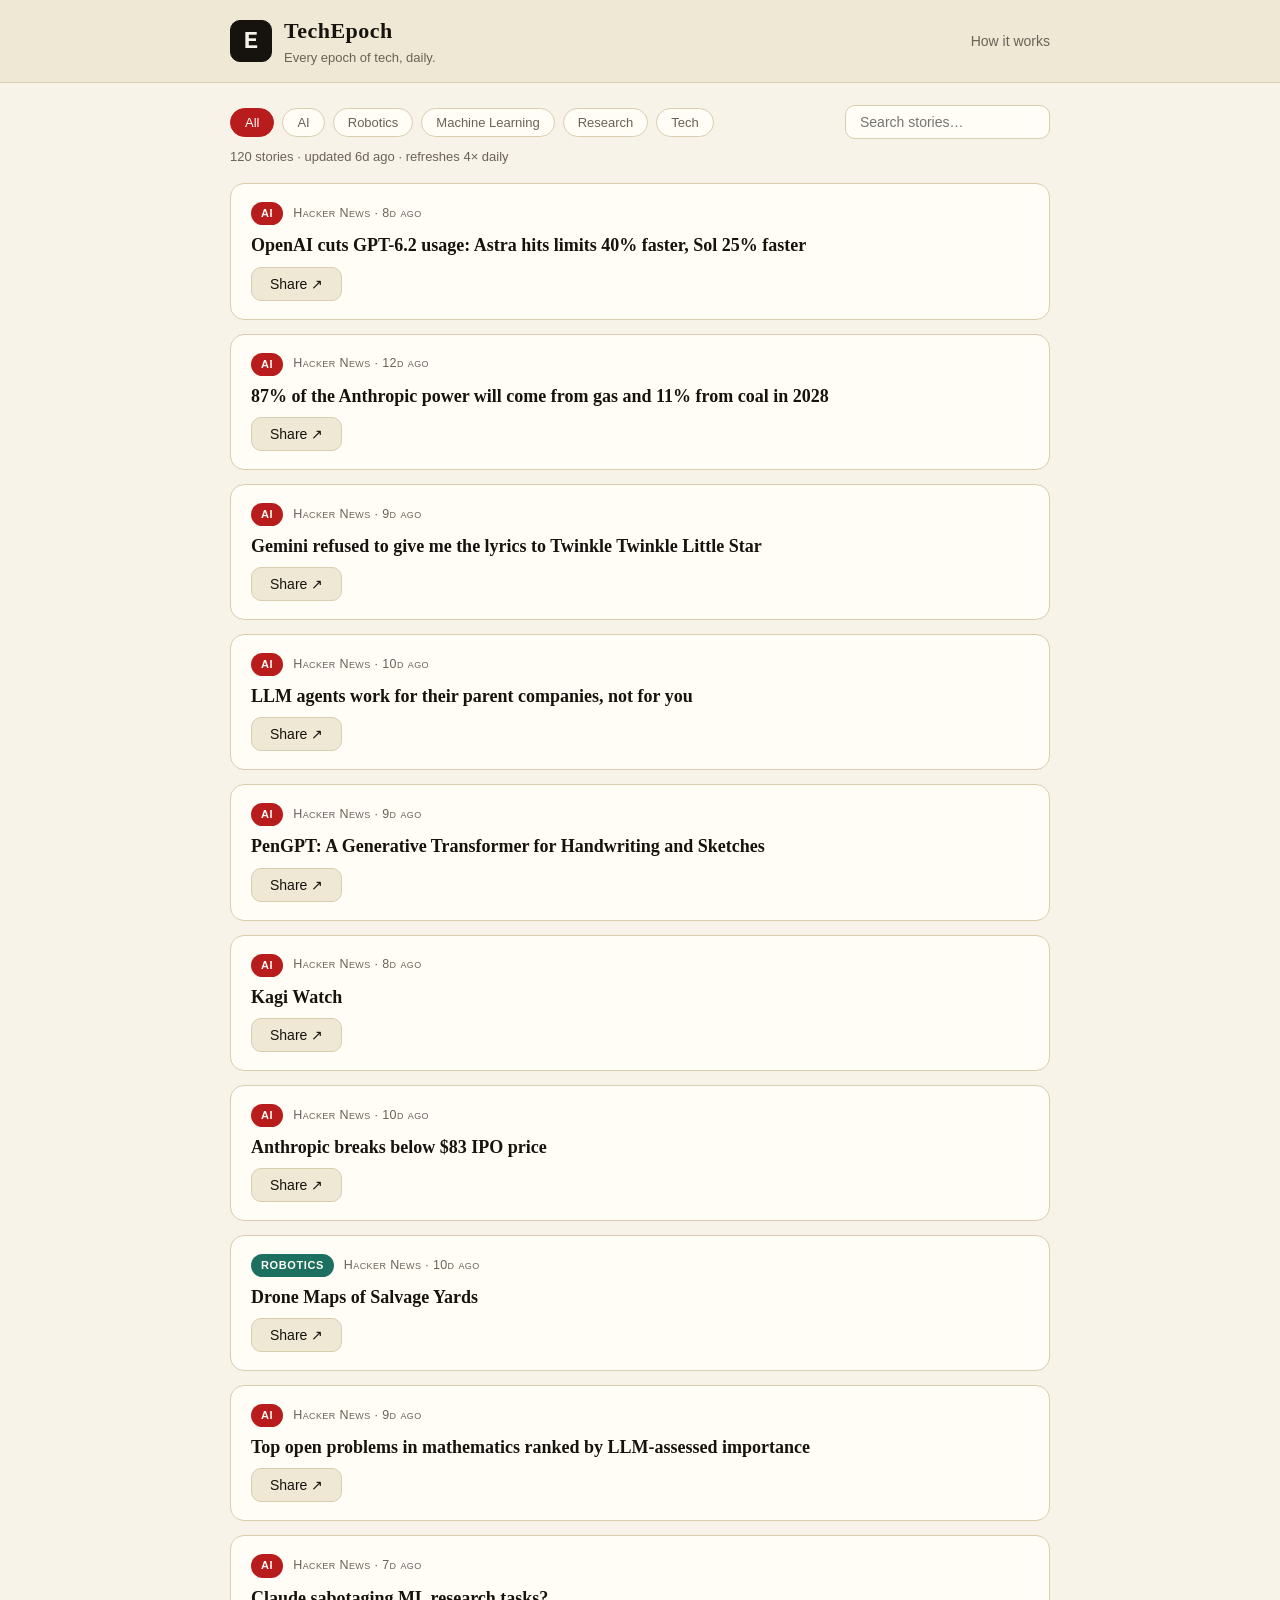
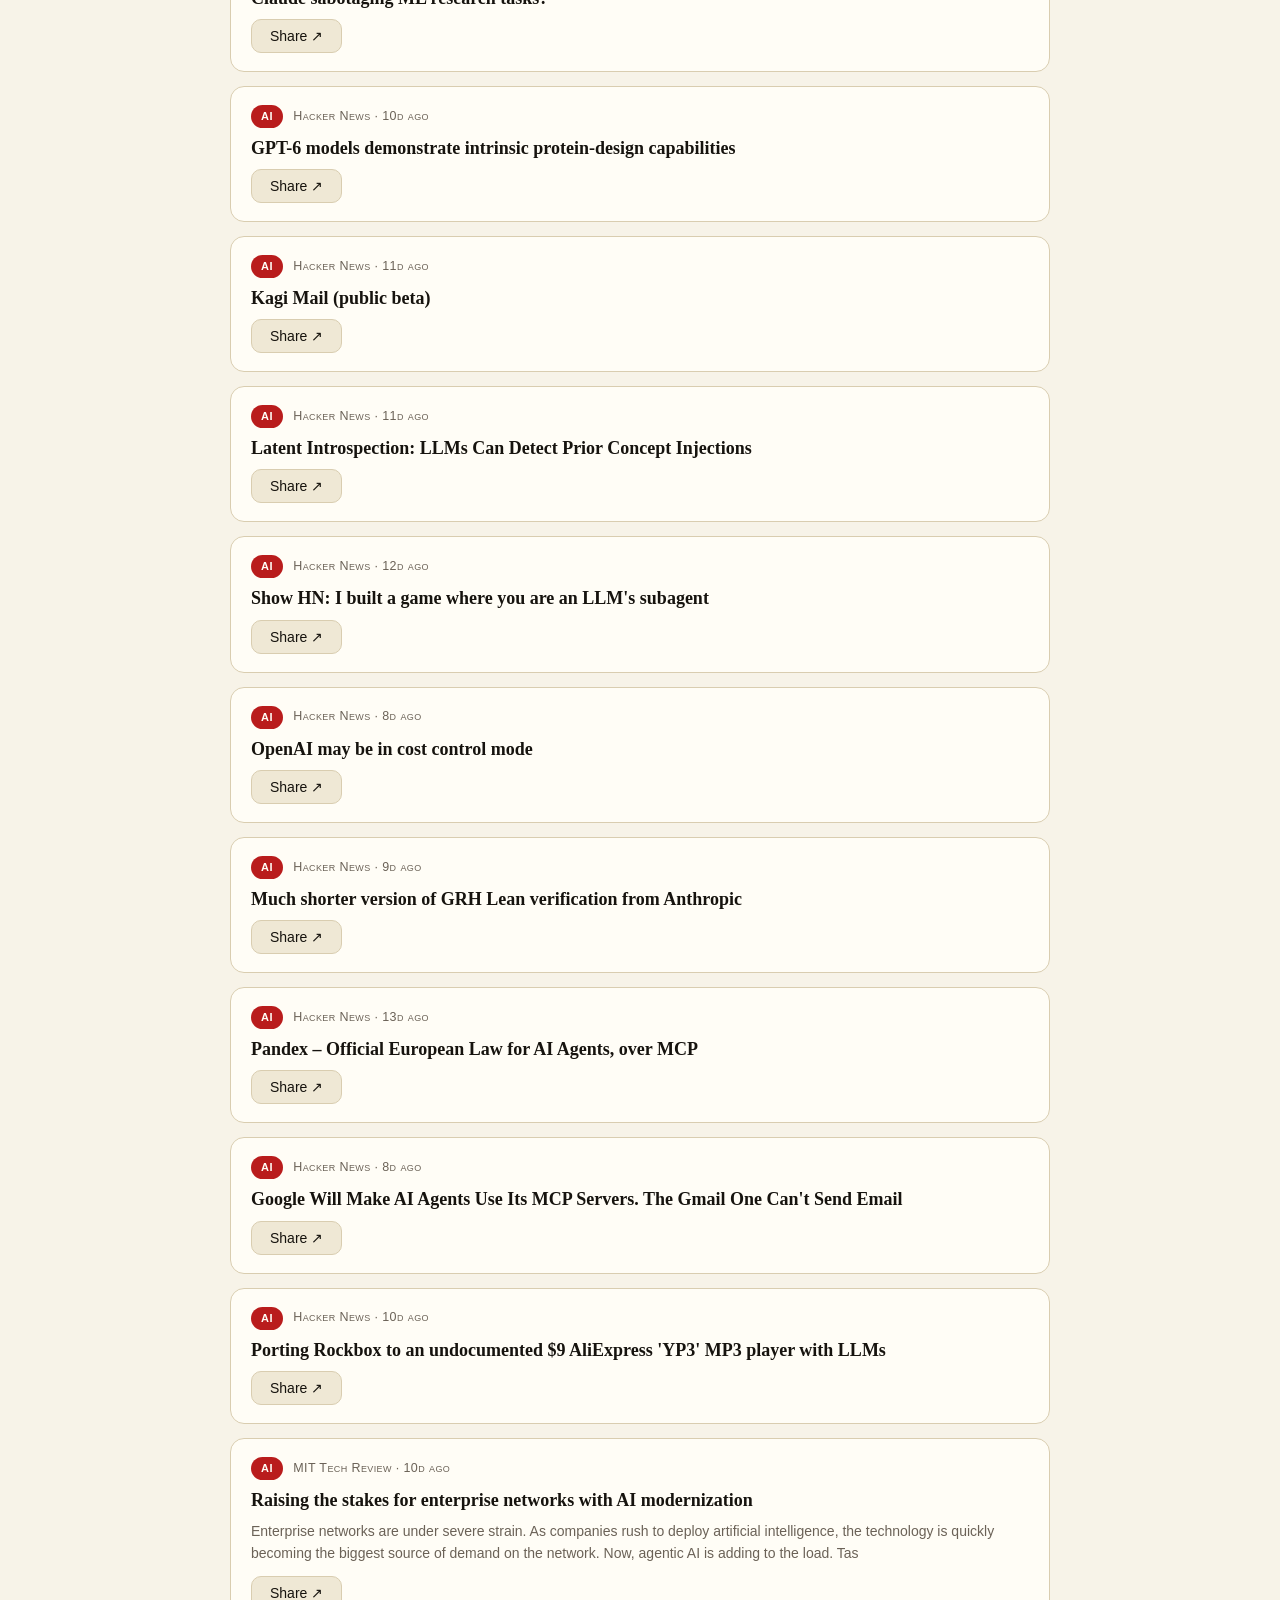
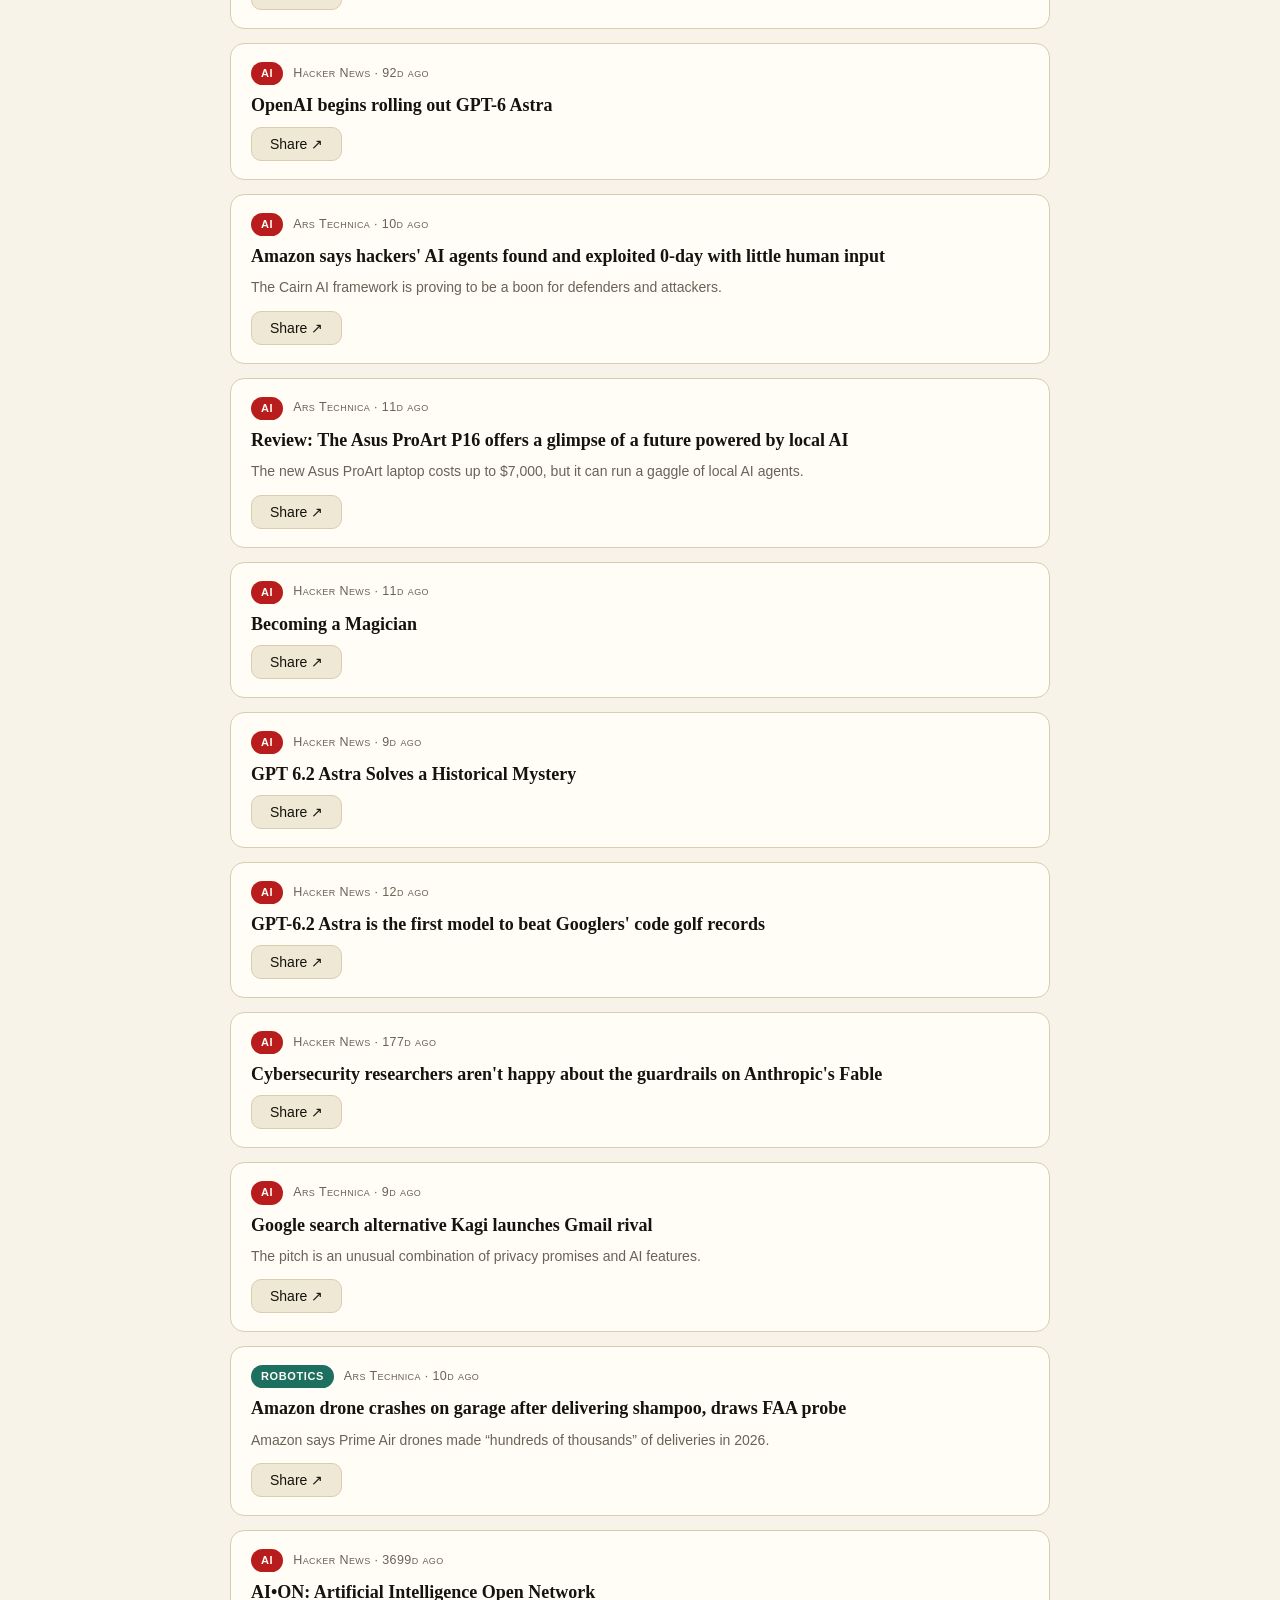
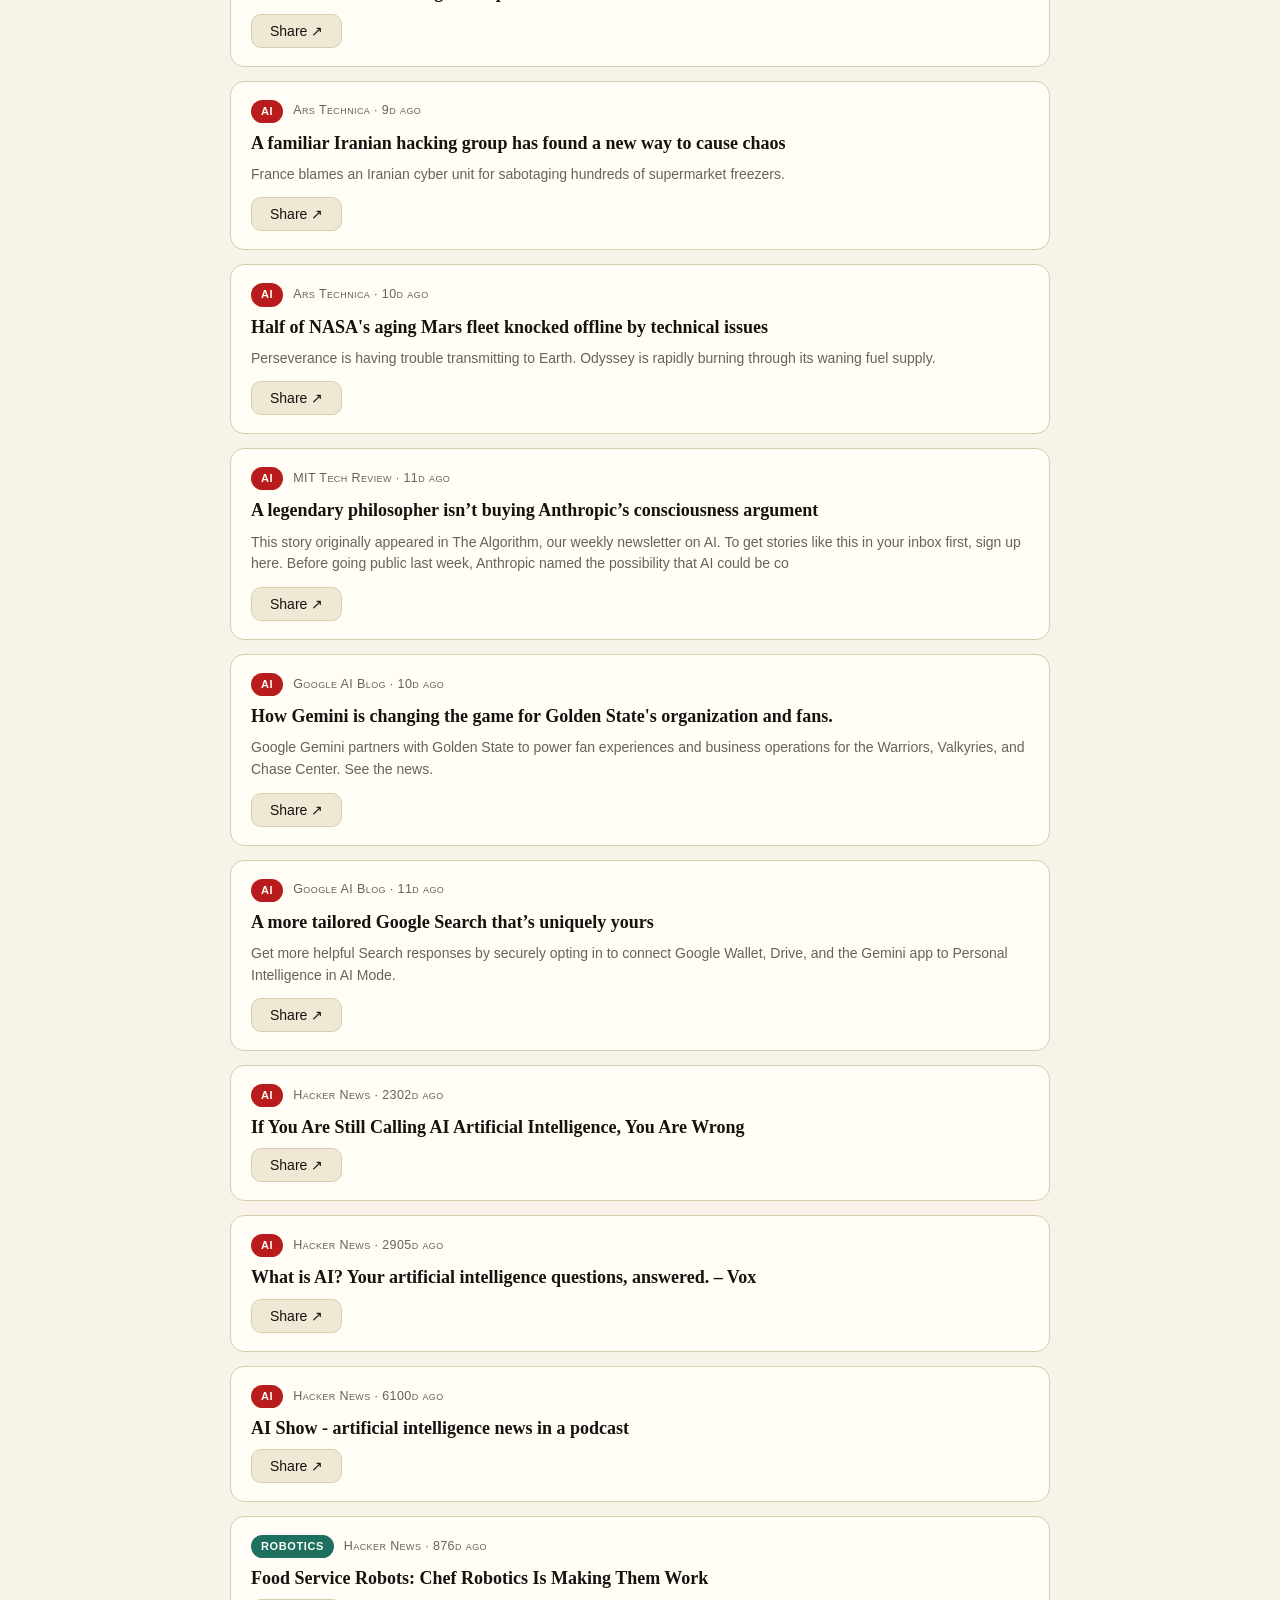
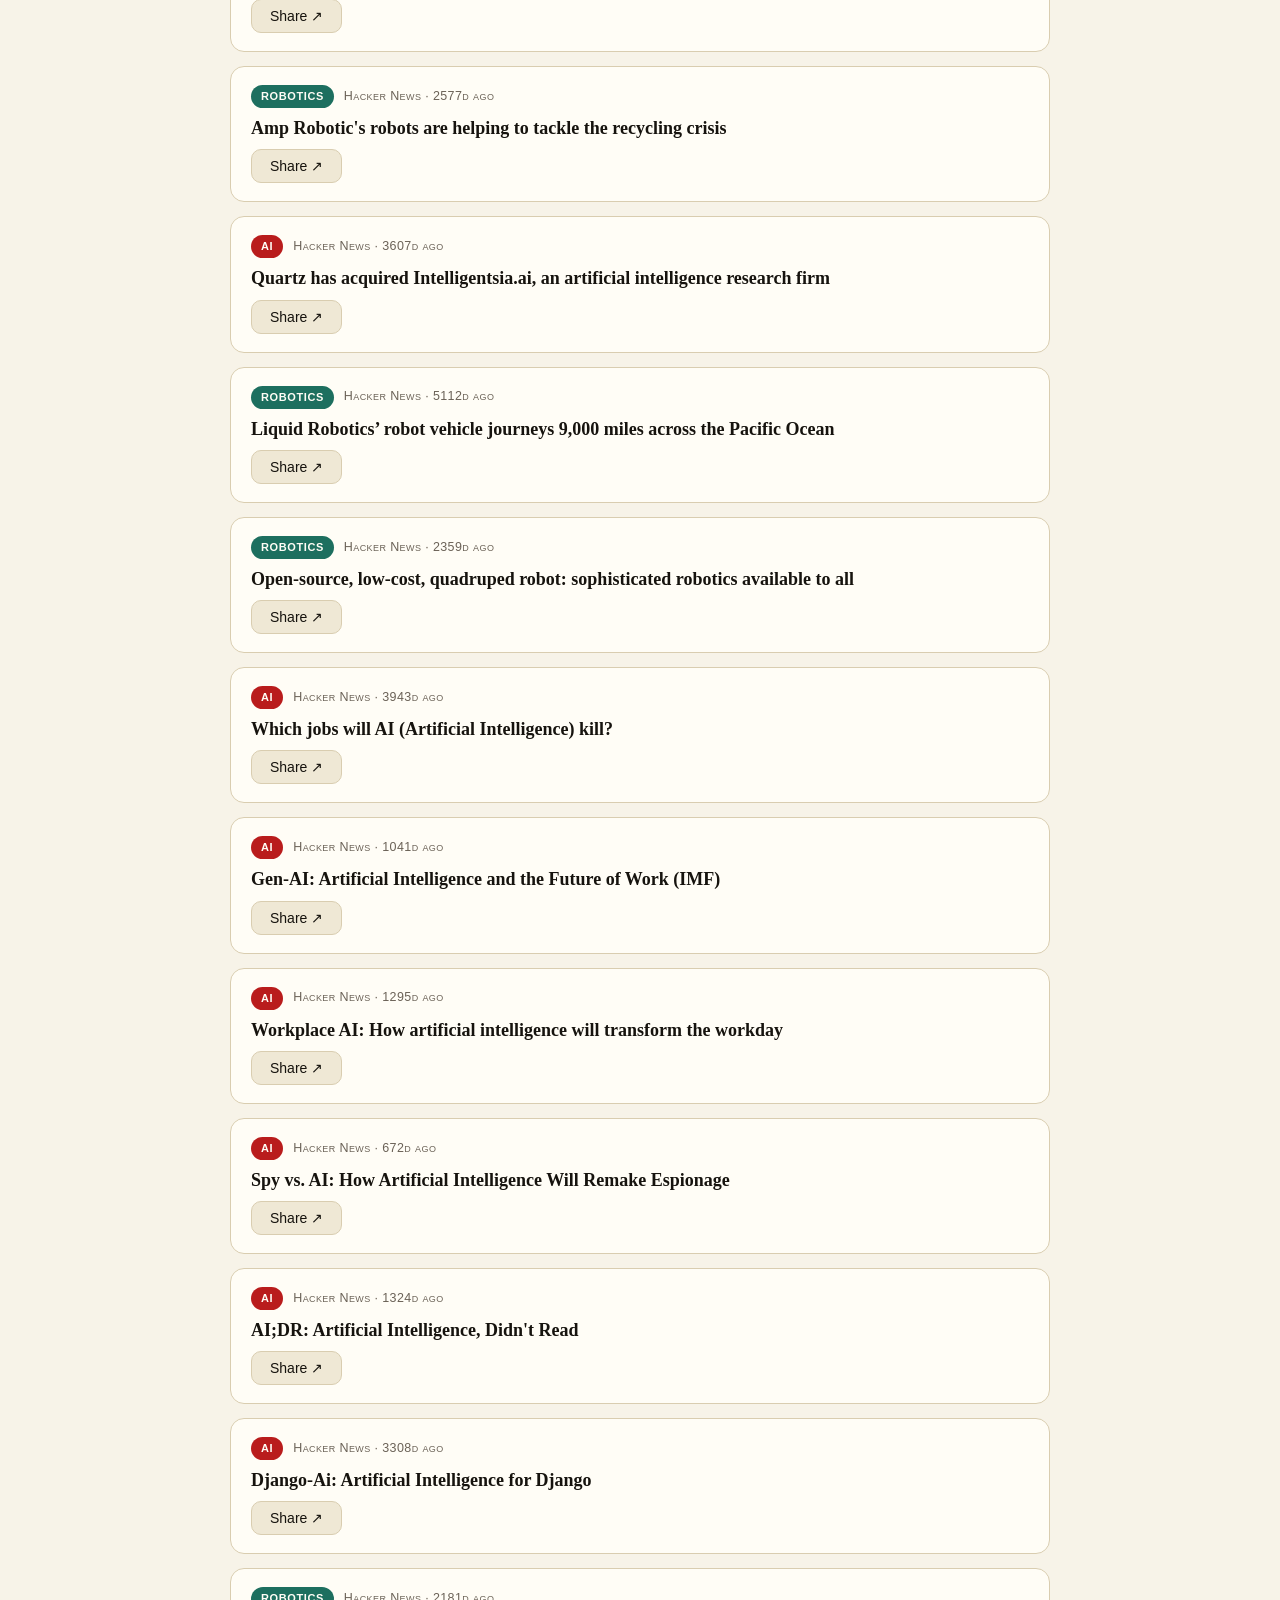
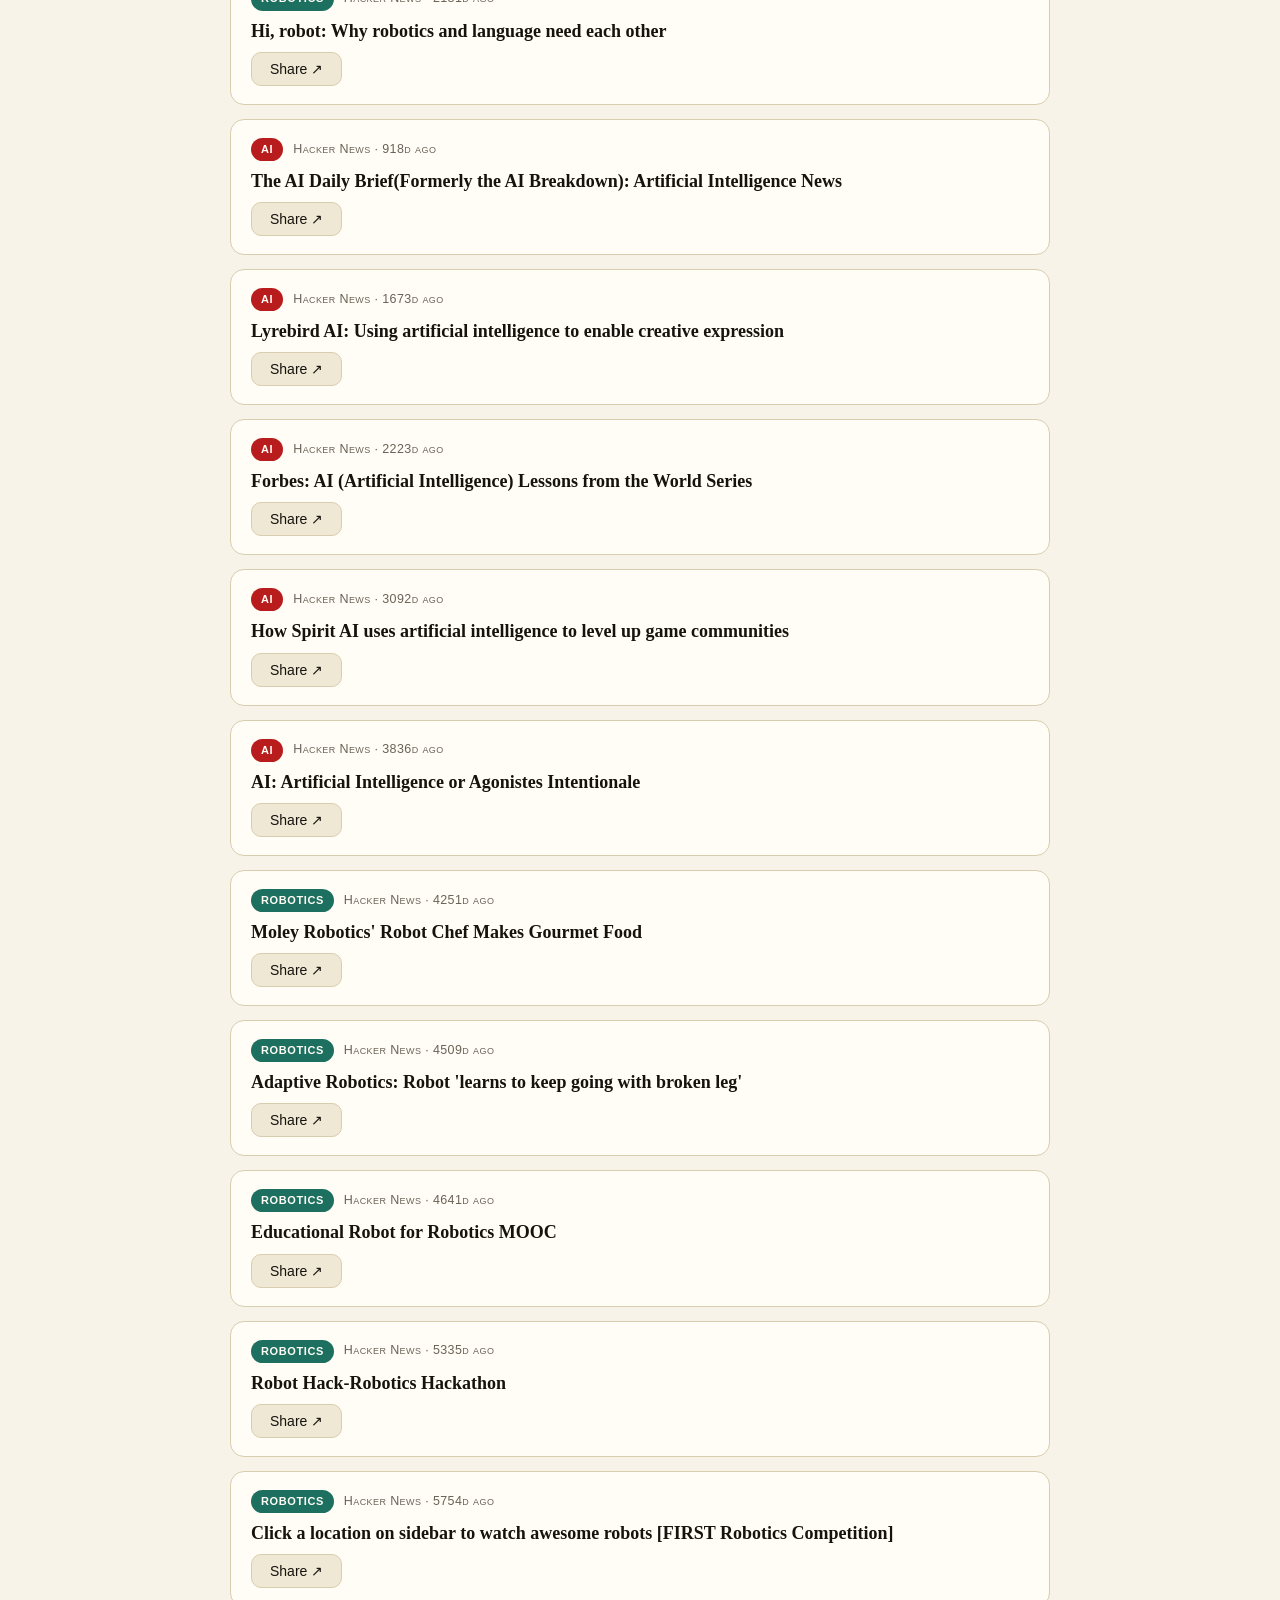
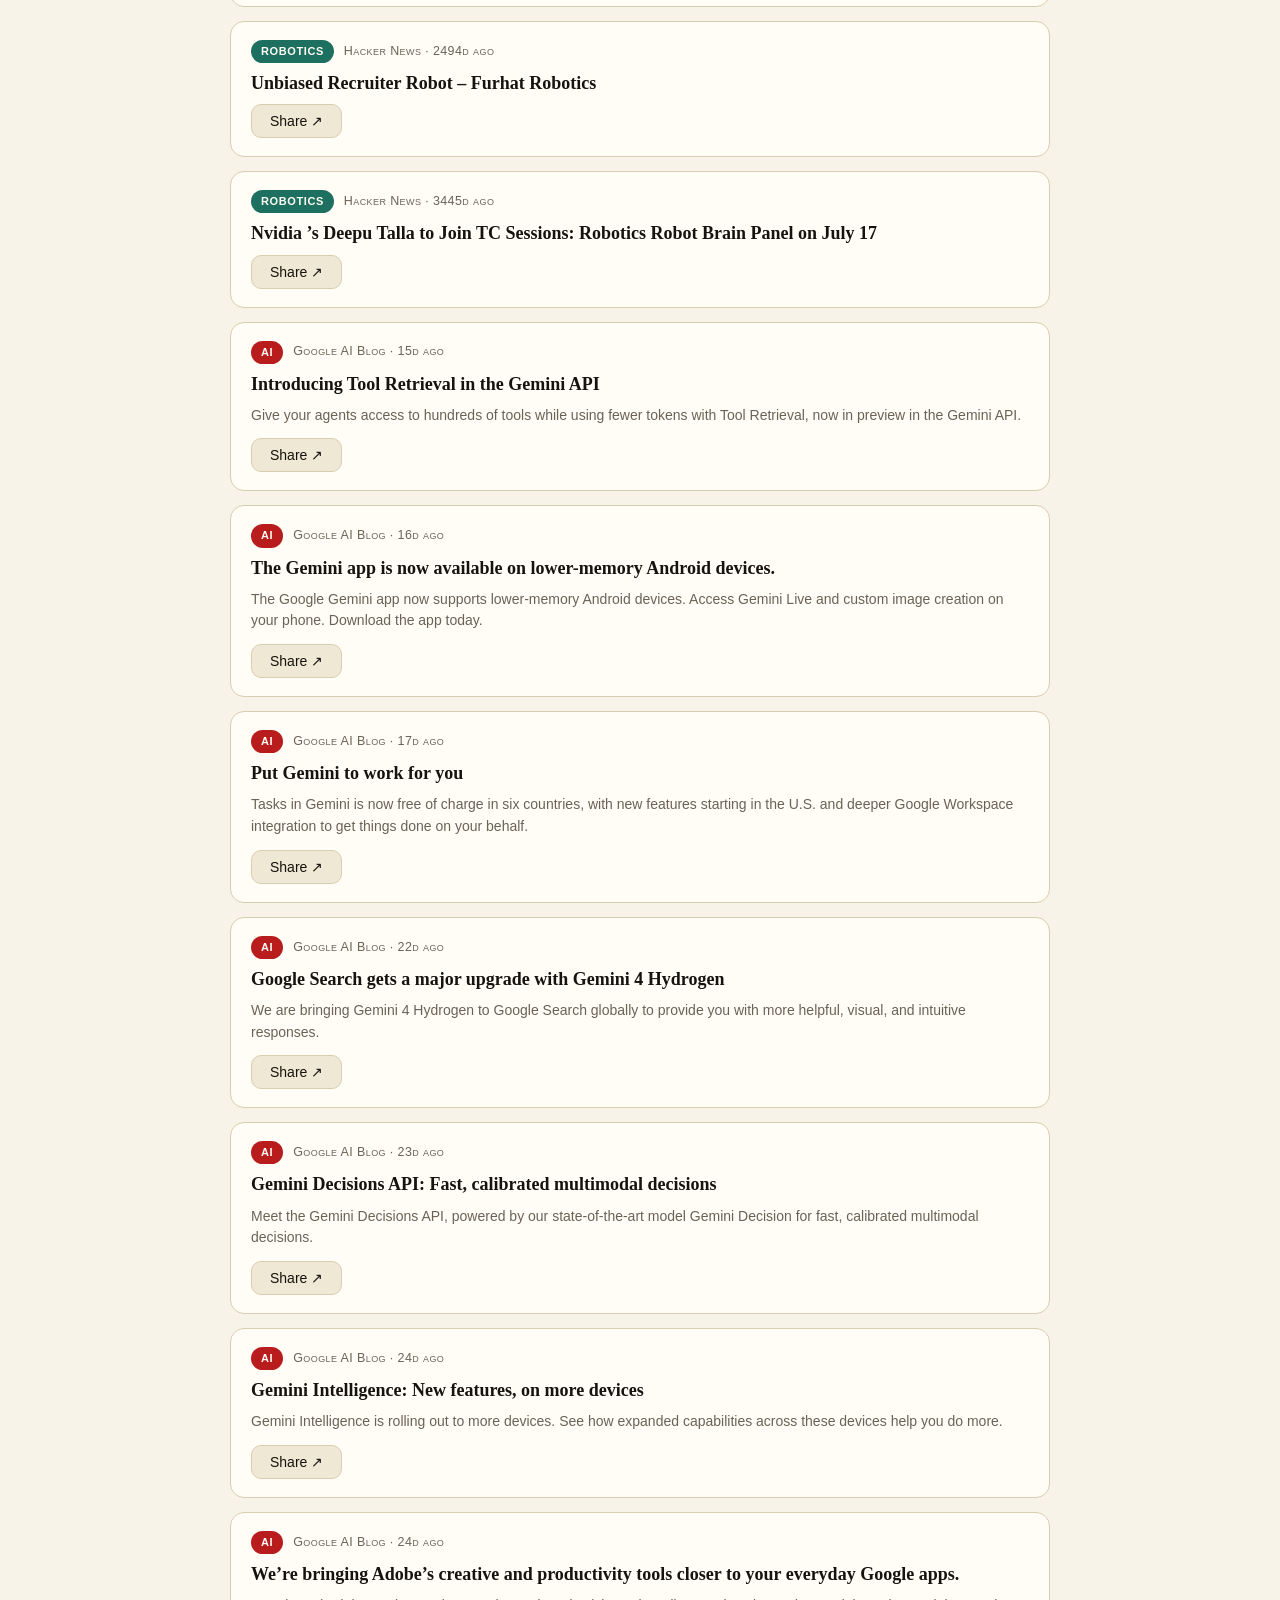
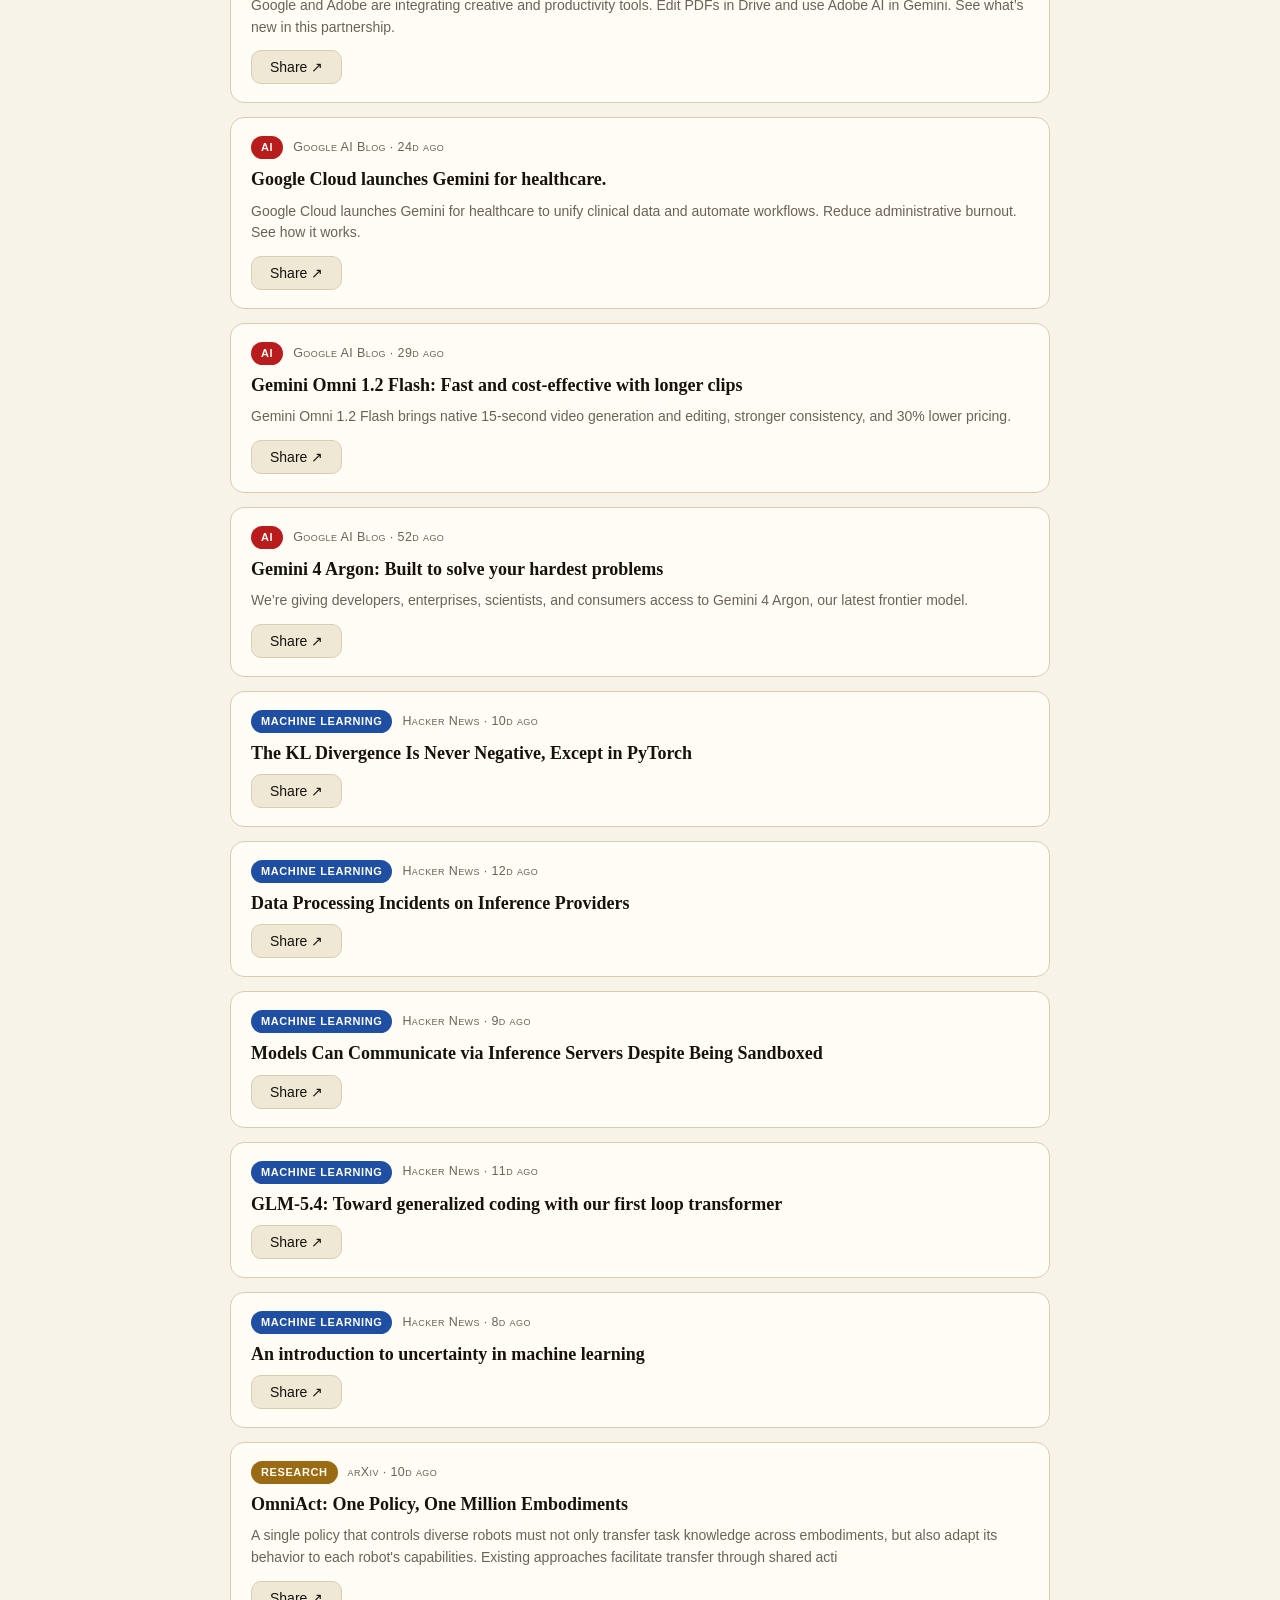
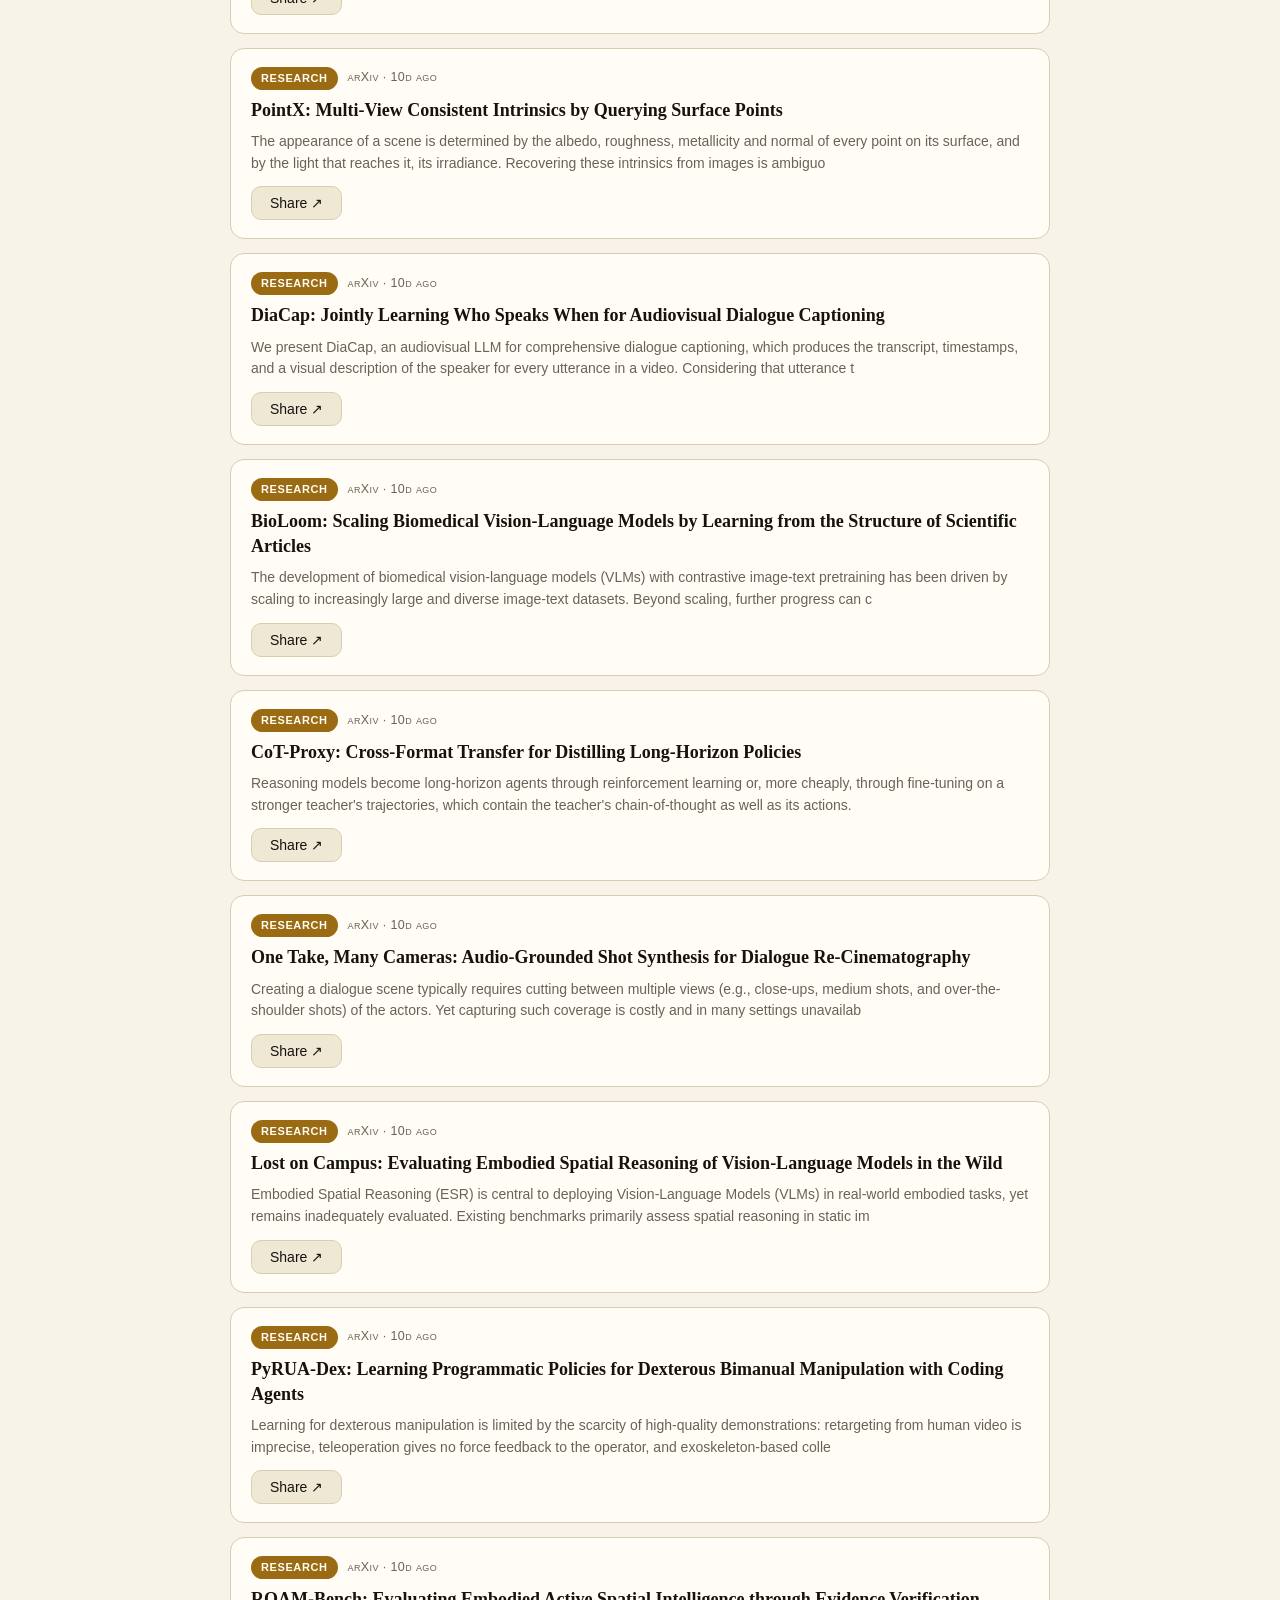
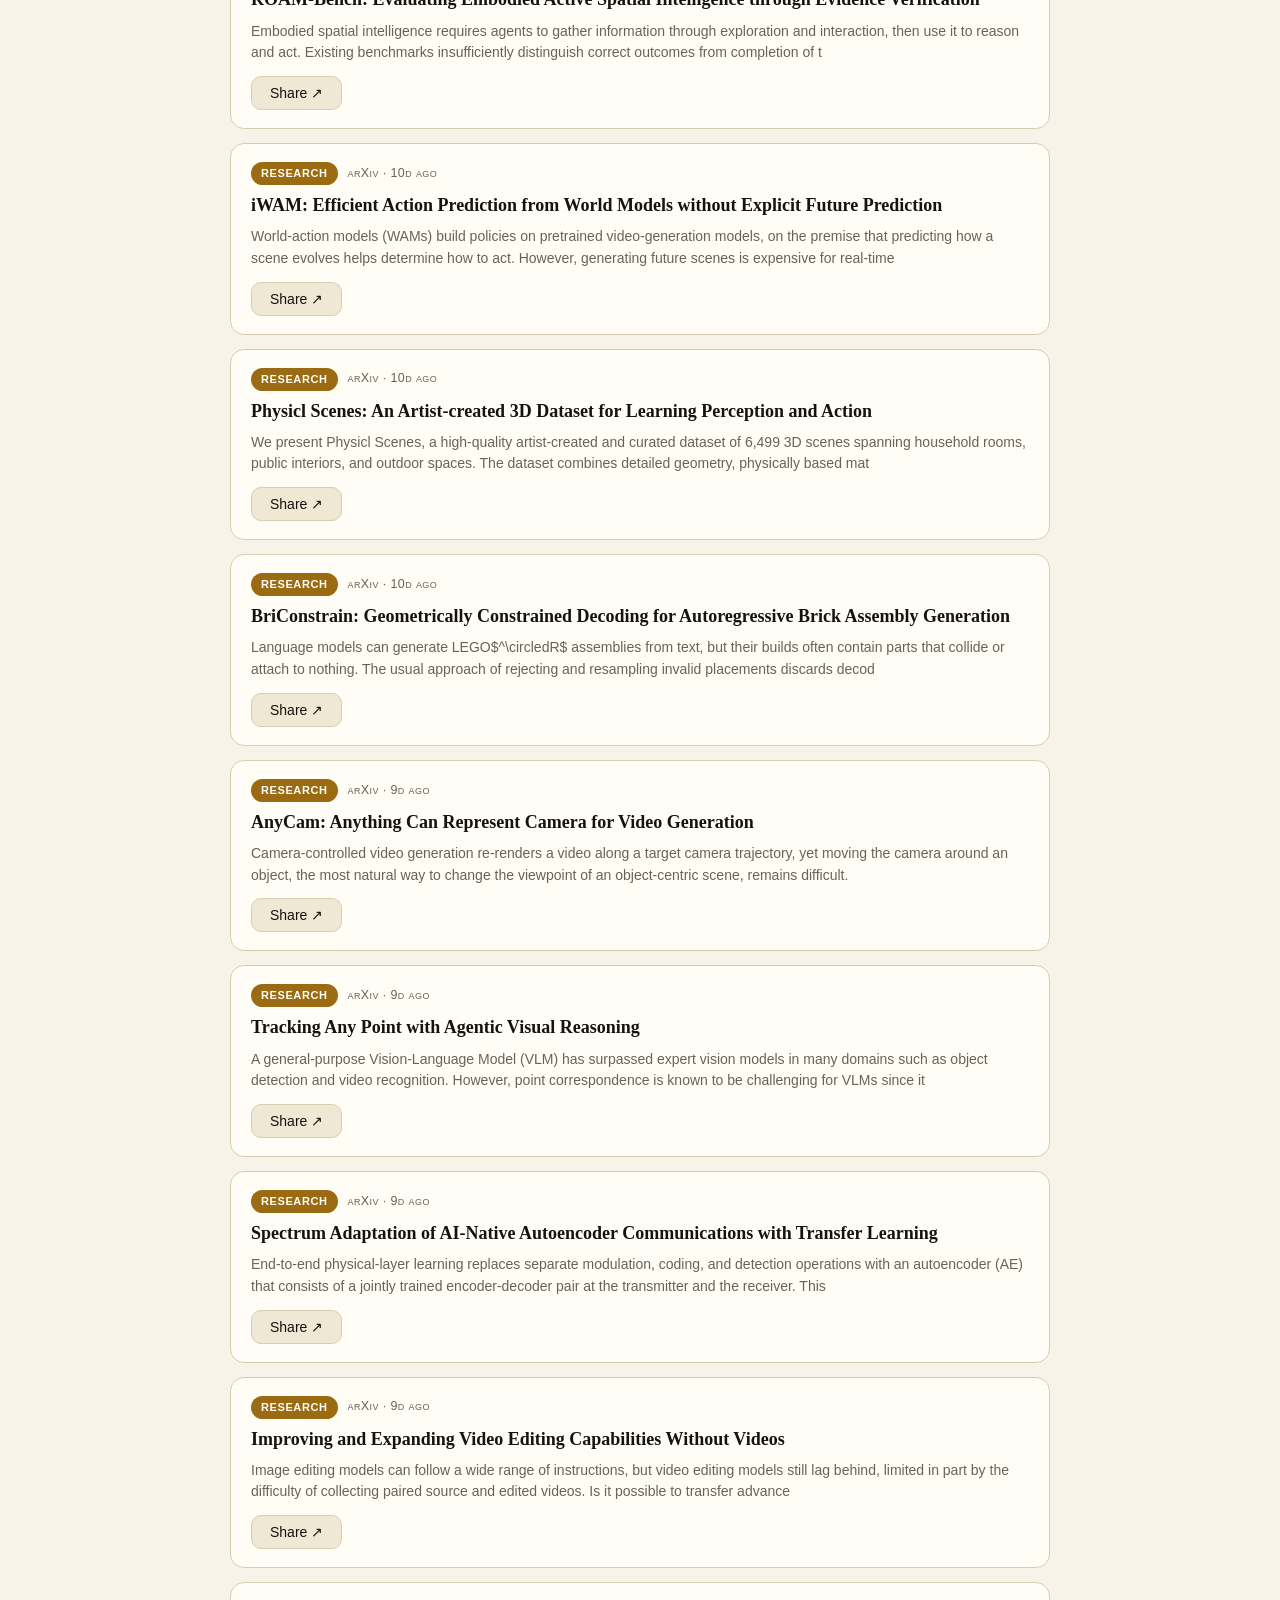
<file: index.html>
<!DOCTYPE html>
<html lang="en">
<head>
<meta charset="UTF-8">
<meta name="viewport" content="width=device-width, initial-scale=1.0">
<title>TechEpoch — Every epoch of tech, daily.</title>
<meta name="description" content="TechEpoch: a daily tech news feed with priority on AI, ML and Robotics. Share any story to LinkedIn, X, Facebook, WhatsApp, Telegram or Instagram.">
<link rel="stylesheet" href="assets/style.css?v=1">
<link rel="icon" href="data:image/svg+xml,<svg xmlns='http://www.w3.org/2000/svg' viewBox='0 0 100 100'><rect width='100' height='100' rx='20' fill='%230b1026'/><text x='50' y='68' font-size='52' text-anchor='middle' fill='%237c5cff' font-family='monospace' font-weight='bold'>E</text></svg>">
</head>
<body>
<header class="site-header">
  <div class="wrap">
    <div class="brand">
      <span class="logo">E</span>
      <div>
        <h1>TechEpoch</h1>
        <p class="tagline">Every epoch of tech, daily.</p>
      </div>
    </div>
    <nav><a href="about.html">How it works</a></nav>
  </div>
</header>

<main class="wrap">
  <section class="controls">
    <div class="chips" id="chips"></div>
    <input id="search" type="search" placeholder="Search stories…" autocomplete="off">
  </section>
  <p class="meta" id="meta">Loading…</p>
  <section class="feed" id="feed"></section>
  <p class="empty" id="empty" hidden>No stories match. Try another filter or search.</p>
</main>

<footer class="site-footer">
  <div class="wrap">
    <p><strong>TechEpoch</strong> — headlines link out to their publishers; we never scrape full articles.</p>
    <p class="dim">Sources: Hacker News · arXiv · Reddit · Google AI Blog · MIT Tech Review · Ars Technica · Updated 4× daily</p>
  </div>
</footer>

<div class="modal-backdrop" id="modalBackdrop" hidden>
  <div class="modal" role="dialog" aria-modal="true" aria-label="Share story">
    <button class="modal-close" id="modalClose" aria-label="Close">×</button>
    <h2>Share this story</h2>
    <p class="modal-title" id="modalTitle"></p>
    <div class="share-grid" id="shareGrid"></div>
    <div class="ig-block">
      <h3>📸 Instagram Story</h3>
      <p class="dim">Instagram doesn't allow direct posting from the web — download the story card, post it, then paste the caption.</p>
      <div class="ig-actions">
        <button id="igDownload" class="btn primary">Download story card</button>
        <button id="igCaption" class="btn">Copy caption</button>
      </div>
      <p class="ig-status dim" id="igStatus"></p>
    </div>
  </div>
</div>

<script src="assets/app.js?v=2"></script>
</body>
</html>
</file>
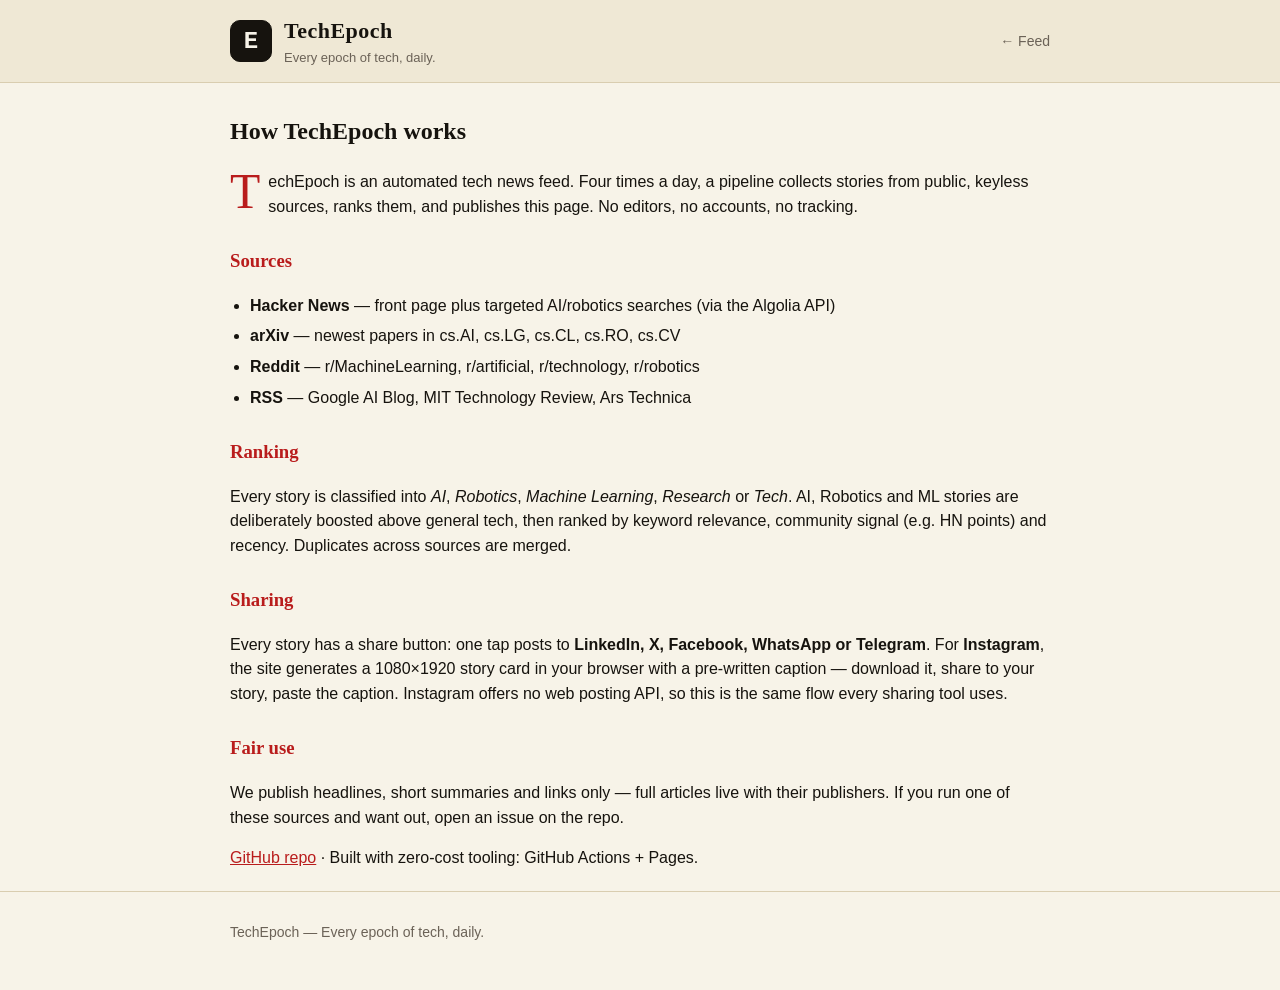
<file: about.html>
<!DOCTYPE html>
<html lang="en">
<head>
<meta charset="UTF-8">
<meta name="viewport" content="width=device-width, initial-scale=1.0">
<title>How it works — TechEpoch</title>
<link rel="stylesheet" href="assets/style.css?v=1">
<link rel="icon" href="data:image/svg+xml,<svg xmlns='http://www.w3.org/2000/svg' viewBox='0 0 100 100'><rect width='100' height='100' rx='20' fill='%230b1026'/><text x='50' y='68' font-size='52' text-anchor='middle' fill='%237c5cff' font-family='monospace' font-weight='bold'>E</text></svg>">
</head>
<body>
<header class="site-header">
  <div class="wrap">
    <div class="brand">
      <span class="logo">E</span>
      <div>
        <h1>TechEpoch</h1>
        <p class="tagline">Every epoch of tech, daily.</p>
      </div>
    </div>
    <nav><a href="index.html">← Feed</a></nav>
  </div>
</header>

<main class="wrap article">
  <h2>How TechEpoch works</h2>
  <p>TechEpoch is an automated tech news feed. Four times a day, a pipeline collects stories from public, keyless sources, ranks them, and publishes this page. No editors, no accounts, no tracking.</p>

  <h3>Sources</h3>
  <ul>
    <li><strong>Hacker News</strong> — front page plus targeted AI/robotics searches (via the Algolia API)</li>
    <li><strong>arXiv</strong> — newest papers in cs.AI, cs.LG, cs.CL, cs.RO, cs.CV</li>
    <li><strong>Reddit</strong> — r/MachineLearning, r/artificial, r/technology, r/robotics</li>
    <li><strong>RSS</strong> — Google AI Blog, MIT Technology Review, Ars Technica</li>
  </ul>

  <h3>Ranking</h3>
  <p>Every story is classified into <em>AI</em>, <em>Robotics</em>, <em>Machine Learning</em>, <em>Research</em> or <em>Tech</em>. AI, Robotics and ML stories are deliberately boosted above general tech, then ranked by keyword relevance, community signal (e.g. HN points) and recency. Duplicates across sources are merged.</p>

  <h3>Sharing</h3>
  <p>Every story has a share button: one tap posts to <strong>LinkedIn, X, Facebook, WhatsApp or Telegram</strong>. For <strong>Instagram</strong>, the site generates a 1080×1920 story card in your browser with a pre-written caption — download it, share to your story, paste the caption. Instagram offers no web posting API, so this is the same flow every sharing tool uses.</p>

  <h3>Fair use</h3>
  <p>We publish headlines, short summaries and links only — full articles live with their publishers. If you run one of these sources and want out, open an issue on the repo.</p>

  <p><a href="https://github.com/k1sh0r3/TechEpoch">GitHub repo</a> · Built with zero-cost tooling: GitHub Actions + Pages.</p>
</main>

<footer class="site-footer">
  <div class="wrap"><p class="dim">TechEpoch — Every epoch of tech, daily.</p></div>
</footer>
</body>
</html>
</file>
<file: assets/style.css>
:root {
  --bg: #f7f3e8;
  --bg2: #efe8d5;
  --card: #fffdf6;
  --line: #d9cdb0;
  --text: #16130e;
  --dim: #6b6257;
  --accent: #b91c1c;
  --ai: #b91c1c;
  --robotics: #1d6f5f;
  --ml: #1e4fa3;
  --research: #9a6b12;
  --tech: #5b564a;
}
* { box-sizing: border-box; }
body {
  margin: 0; background: var(--bg); color: var(--text);
  font-family: -apple-system, BlinkMacSystemFont, "Segoe UI", Inter, Roboto, sans-serif;
  line-height: 1.55;
}
.wrap { max-width: 860px; margin: 0 auto; padding: 0 20px; }
a { color: var(--accent); }

.site-header { background: var(--bg2); border-bottom: 1px solid var(--line); position: sticky; top: 0; z-index: 10; }
.site-header .wrap { display: flex; align-items: center; justify-content: space-between; padding-top: 14px; padding-bottom: 14px; }
.brand { display: flex; align-items: center; gap: 12px; }
.logo {
  width: 42px; height: 42px; border-radius: 10px; background: var(--text);
  border: 1px solid var(--text); display: flex; align-items: center; justify-content: center;
  font-family: monospace; font-weight: bold; font-size: 24px; color: var(--bg);
}
.brand h1 { margin: 0; font-size: 22px; letter-spacing: 0.5px; font-family: Georgia, "Charter", "Bitstream Charter", "Sitka Text", Cambria, serif; }
.tagline { margin: 0; color: var(--dim); font-size: 13px; }
.site-header nav a { color: var(--dim); text-decoration: none; font-size: 14px; }
.site-header nav a:hover { color: var(--accent); }

.controls { display: flex; gap: 12px; flex-wrap: wrap; align-items: center; margin: 22px 0 8px; }
.chips { display: flex; gap: 8px; flex-wrap: wrap; flex: 1; }
.chip {
  background: var(--card); border: 1px solid var(--line); color: var(--dim);
  border-radius: 999px; padding: 6px 14px; font-size: 13px; cursor: pointer;
}
.chip.active { background: var(--accent); border-color: var(--accent); color: #fffdf6; }
#search {
  background: var(--card); border: 1px solid var(--line); color: var(--text);
  border-radius: 10px; padding: 8px 14px; font-size: 14px; min-width: 200px;
}
.meta { color: var(--dim); font-size: 13px; margin: 6px 0 16px; }

.feed { display: grid; gap: 14px; padding-bottom: 40px; }
.card {
  background: var(--card); border: 1px solid var(--line); border-radius: 14px;
  padding: 18px 20px;
}
.card-top { display: flex; align-items: center; gap: 10px; margin-bottom: 8px; }
.pill {
  font-size: 11px; font-weight: 700; letter-spacing: 0.6px; text-transform: uppercase;
  padding: 3px 10px; border-radius: 999px; color: #fffdf6;
}
.pill.AI { background: var(--ai); color: #fffdf6; }
.pill.Robotics { background: var(--robotics); color: #fffdf6; }
.pill.Machine.Learning, .pill.ML { background: var(--ml); color: #fffdf6; }
.pill.Research { background: var(--research); color: #fffdf6; }
.pill.Tech { background: var(--tech); color: #fffdf6; }
.card-meta { color: var(--dim); font-size: 12.5px; font-variant: small-caps; letter-spacing: 0.4px; }
.card h2 { margin: 0 0 8px; font-size: 18px; line-height: 1.4; font-family: Georgia, "Charter", "Bitstream Charter", "Sitka Text", Cambria, serif; }
.card h2 a {
  color: var(--text); text-decoration: none;
  background-image: linear-gradient(currentColor, currentColor);
  background-size: 0% 1px; background-position: 0 100%; background-repeat: no-repeat;
  transition: background-size 0.25s ease, color 0.25s ease;
}
.card h2 a:hover { color: var(--accent); background-size: 100% 1px; }
.summary { margin: 0 0 12px; color: var(--dim); font-size: 14px; }
.card-foot { display: flex; justify-content: space-between; align-items: center; }
.readmore { font-size: 14px; font-weight: 600; text-decoration: none; }
.readmore:hover { text-decoration: underline; }
.btn {
  background: var(--bg2); border: 1px solid var(--line); color: var(--text);
  border-radius: 10px; padding: 8px 18px; font-size: 14px; cursor: pointer;
}
.btn:hover { border-color: var(--accent); }
.btn.primary { background: var(--accent); border-color: var(--accent); color: #fffdf6; }
.empty { color: var(--dim); text-align: center; padding: 40px 0; }

.article h2 { margin-top: 30px; font-family: Georgia, "Charter", "Bitstream Charter", "Sitka Text", Cambria, serif; }
.article h3 { margin-top: 26px; color: var(--accent); font-family: Georgia, "Charter", "Bitstream Charter", "Sitka Text", Cambria, serif; }
.article ul { padding-left: 20px; }
.article li { margin-bottom: 6px; }

.site-footer { border-top: 1px solid var(--line); padding: 24px 0 40px; margin-top: 20px; }
.site-footer p { margin: 6px 0; font-size: 14px; }
.dim { color: var(--dim); }

/* share modal */
.modal-backdrop {
  position: fixed; inset: 0; background: rgba(22, 19, 14, 0.55);
  display: flex; align-items: center; justify-content: center; z-index: 50; padding: 16px;
}
.modal-backdrop[hidden] { display: none; }
.modal {
  background: var(--bg2); border: 1px solid var(--line); border-radius: 16px;
  max-width: 480px; width: 100%; padding: 24px; position: relative; max-height: 90vh; overflow: auto;
}
.modal h2 { margin: 0 0 4px; font-size: 20px; }
.modal-title { color: var(--dim); font-size: 14px; margin: 0 0 16px; }
.modal-close {
  position: absolute; top: 12px; right: 16px; background: none; border: none;
  color: var(--dim); font-size: 26px; cursor: pointer;
}
.share-grid { display: grid; grid-template-columns: 1fr 1fr; gap: 10px; margin-bottom: 20px; }
.share-grid .btn { text-decoration: none; text-align: center; display: block; }
.ig-block { border-top: 1px solid var(--line); padding-top: 16px; }
.ig-block h3 { margin: 0 0 6px; font-size: 16px; }
.ig-block p { font-size: 13px; margin: 0 0 12px; }
.ig-actions { display: flex; gap: 10px; flex-wrap: wrap; }
.ig-status { min-height: 20px; font-size: 13px; margin-top: 10px; }

@media (max-width: 600px) {
  .card h2 { font-size: 16px; }
  .share-grid { grid-template-columns: 1fr; }
}

/* broadsheet helpers */
::selection { background: var(--accent); color: #fffdf6; }
.article > p:first-of-type::first-letter {
  font-family: Georgia, "Charter", serif; font-size: 3.1em; float: left;
  line-height: 0.9; padding-right: 8px; color: var(--accent);
}

@media (prefers-reduced-motion: reduce) { * { animation: none !important; transition: none !important; } }
</file>
